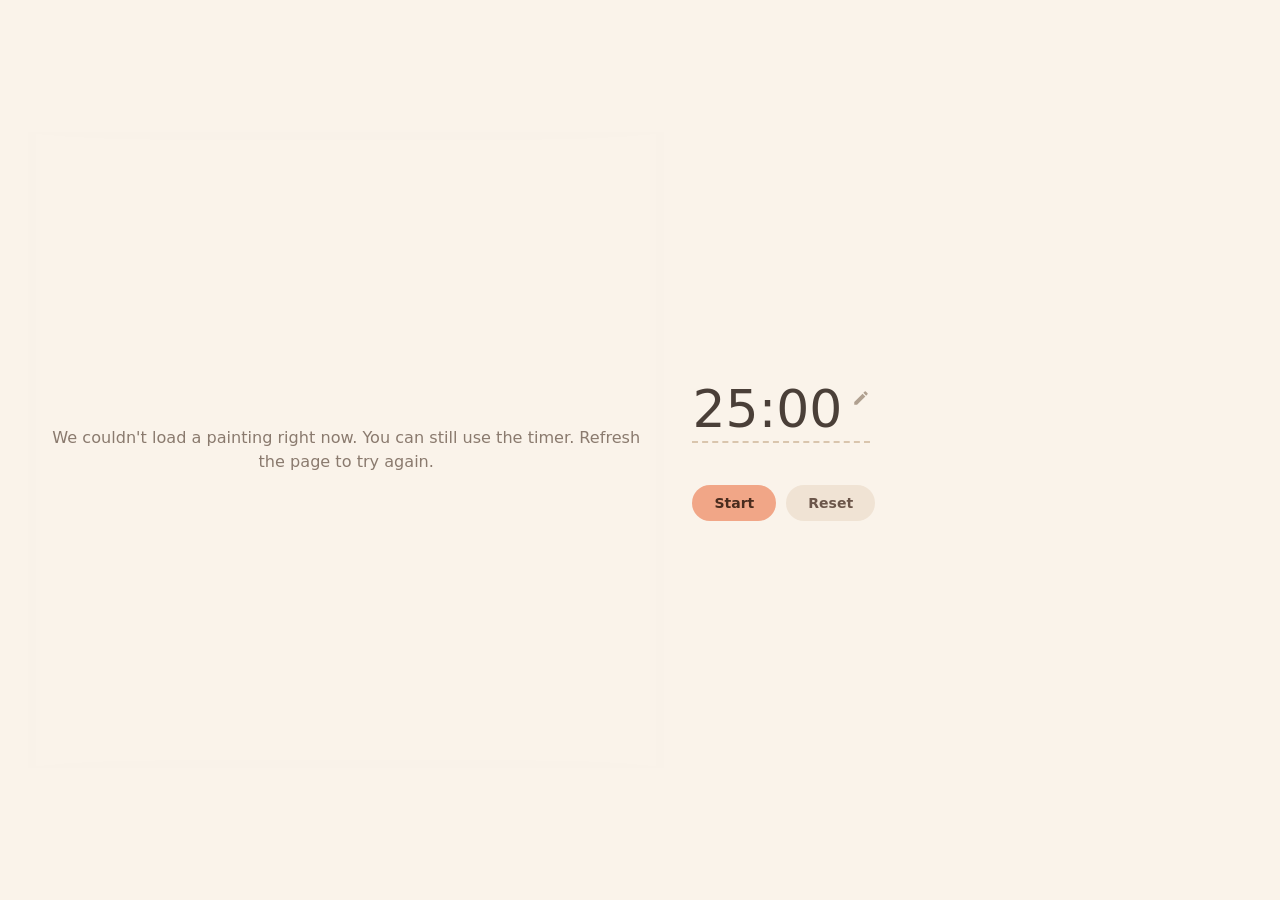
<file: index.html>
<!DOCTYPE html>
<html lang="en">
<head>
  <meta charset="UTF-8">
  <meta name="viewport" content="width=device-width, initial-scale=1.0">
  <title>Pomodoro Art</title>
  <link rel="stylesheet" href="style.css">
</head>
<body>
  <main class="screen">
    <div class="art">
      <div class="frame" aria-hidden="true"><img id="art-img" alt="" hidden></div>
      <p class="art-msg" id="art-msg" role="status"></p>
    </div>
    <div class="panel">
      <button class="timer-btn" id="timer-btn" type="button" aria-label="Edit timer length">
        <span class="timer">25:00</span>
        <svg class="pencil" viewBox="0 0 24 24" width="18" height="18" aria-hidden="true"><path d="M3 17.25V21h3.75L17.81 9.94l-3.75-3.75L3 17.25zM20.71 7.04a1 1 0 0 0 0-1.41l-2.34-2.34a1 1 0 0 0-1.41 0l-1.83 1.83 3.75 3.75 1.83-1.83z" fill="currentColor"/></svg>
      </button>
      <input class="timer-input" id="timer-input" type="text" inputmode="numeric" autocomplete="off" aria-label="Timer length, like 10:00" hidden>
      <p class="msg" id="msg" role="status"></p>
      <div class="btns">
        <button class="btn main" id="main-btn" type="button">Start</button>
        <button class="btn alt" id="reset-btn" type="button">Reset</button>
      </div>
    </div>
  </main>
  <script src="script.js"></script>
</body>
</html>
</file>
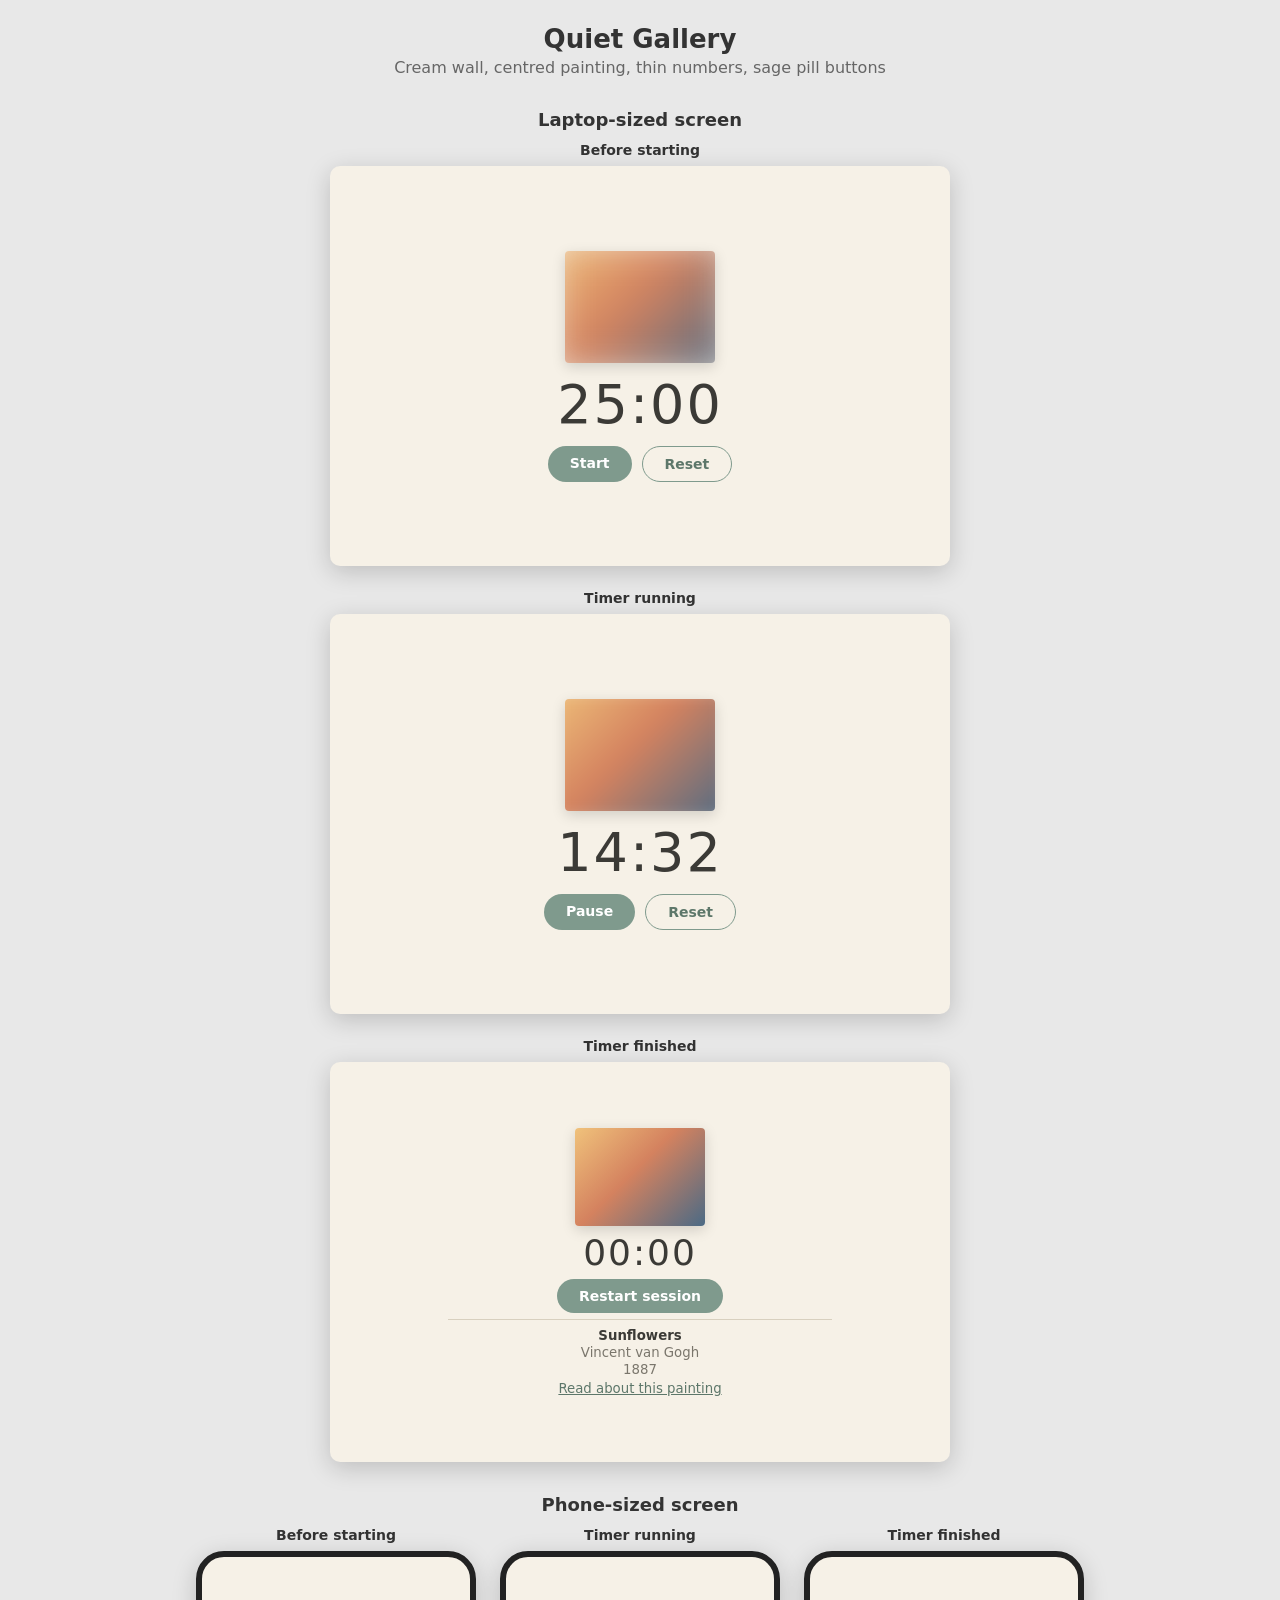
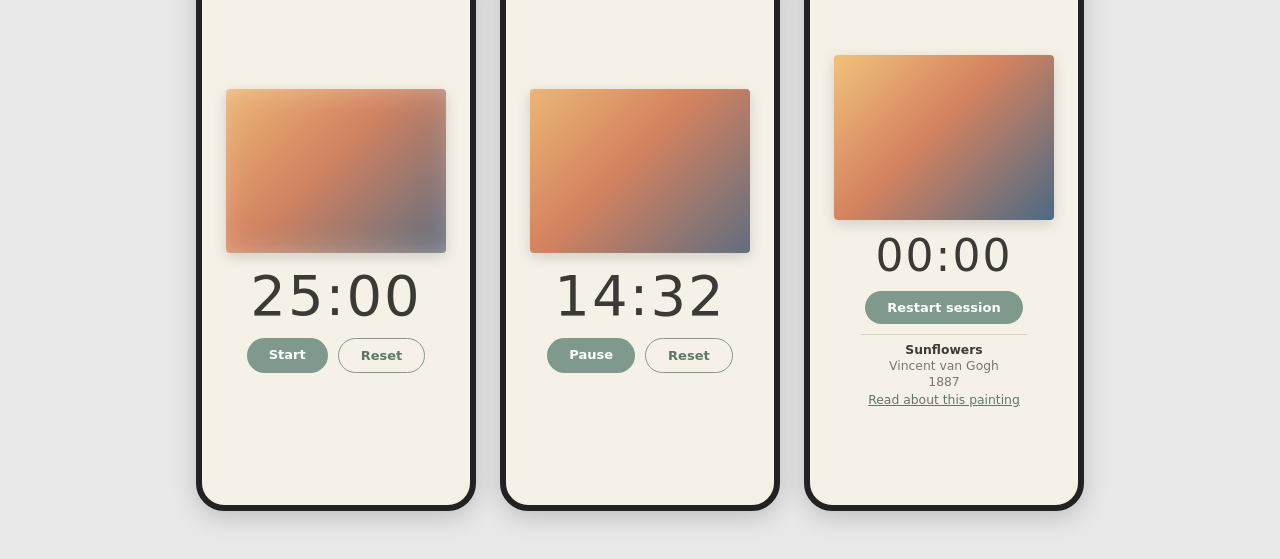
<file: mockups/1-quiet-gallery.html>
<!DOCTYPE html>
<html lang="en">
<head>
<meta charset="UTF-8">
<meta name="viewport" content="width=device-width, initial-scale=1.0">
<title>Mockup: Quiet Gallery</title>
<style>
* { box-sizing: border-box; }
body { margin: 0; padding: 24px 16px 48px; background: #e8e8e8; font-family: system-ui, -apple-system, "Segoe UI", Roboto, Arial, sans-serif; color: #333; }
header, h2 { text-align: center; }
h1 { margin: 0 0 4px; font-size: 26px; }
header p { margin: 0 0 8px; color: #666; }
h2 { margin: 32px 0 12px; font-size: 18px; }
.row { display: flex; flex-wrap: wrap; gap: 24px; justify-content: center; }
figure { margin: 0; }
figcaption { text-align: center; font-weight: 600; margin-bottom: 8px; font-size: 14px; }
.screen { position: relative; overflow: hidden; box-shadow: 0 6px 24px rgba(0,0,0,.18); font-family: system-ui, -apple-system, "Segoe UI", Roboto, Arial, sans-serif; }
.laptop { width: 620px; height: 400px; font-size: 14px; border-radius: 10px; }
.phone { width: 280px; height: 560px; font-size: 13px; border-radius: 28px; border: 6px solid #222; }
.art { overflow: hidden; }
.art i { display: block; width: 100%; height: 100%; background: linear-gradient(135deg, #f0c27b 0%, #d4825f 45%, #4b6a85 100%); }
.start .art i, .run .art i { filter: blur(16px); transform: scale(1.2); }
.run .art i { filter: blur(7px); }
.btn { display: inline-block; border-radius: 999px; font-weight: 600; }
.timer { font-variant-numeric: tabular-nums; }
.label a { color: inherit; }


.screen { background: #f6f1e7; color: #3b3a36; display: flex; flex-direction: column; align-items: center; justify-content: center; text-align: center; gap: 10px; }
.laptop .art { width: 150px; height: 112px; border-radius: 4px; box-shadow: 0 4px 14px rgba(0,0,0,.15); }
.phone .art { width: 82%; aspect-ratio: 4/3; border-radius: 4px; box-shadow: 0 4px 14px rgba(0,0,0,.15); }
.timer { font-weight: 200; letter-spacing: 2px; }
.laptop .timer { font-size: 54px; } .phone .timer { font-size: 56px; }
.btns { display: flex; gap: 10px; }
.btn { padding: 9px 22px; }
.btn.main { background: #7f9a8d; color: #fff; }
.btn.alt { border: 1.5px solid #7f9a8d; color: #5d776a; }
.label { display: flex; flex-direction: column; gap: 2px; padding-top: 8px; border-top: 1px solid #d8d0bf; width: 62%; font-size: .95em; }
.label span { color: #7a766c; }
.label a { color: #5d776a; margin-top: 2px; }
.laptop.done { gap: 6px; } .laptop.done .art { width: 130px; height: 98px; } .laptop.done .timer { font-size: 36px; }
.phone.done .timer { font-size: 44px; }

</style>
</head>
<body>
<header><h1>Quiet Gallery</h1><p>Cream wall, centred painting, thin numbers, sage pill buttons</p></header>
<h2>Laptop-sized screen</h2>
<div class="row">
<figure><figcaption>Before starting</figcaption>
<div class="screen laptop start">
<div class="art"><i></i></div>
<div class="timer">25:00</div>
<div class="btns"><span class="btn main">Start</span><span class="btn alt">Reset</span></div>

</div></figure>
<figure><figcaption>Timer running</figcaption>
<div class="screen laptop run">
<div class="art"><i></i></div>
<div class="timer">14:32</div>
<div class="btns"><span class="btn main">Pause</span><span class="btn alt">Reset</span></div>

</div></figure>
<figure><figcaption>Timer finished</figcaption>
<div class="screen laptop done">
<div class="art"><i></i></div>
<div class="timer">00:00</div>
<div class="btns"><span class="btn main">Restart session</span></div>
<div class="label"><strong>Sunflowers</strong><span>Vincent van Gogh</span><span>1887</span><a href="#">Read about this painting</a></div>
</div></figure>
</div>
<h2>Phone-sized screen</h2>
<div class="row">
<figure><figcaption>Before starting</figcaption>
<div class="screen phone start">
<div class="art"><i></i></div>
<div class="timer">25:00</div>
<div class="btns"><span class="btn main">Start</span><span class="btn alt">Reset</span></div>

</div></figure>
<figure><figcaption>Timer running</figcaption>
<div class="screen phone run">
<div class="art"><i></i></div>
<div class="timer">14:32</div>
<div class="btns"><span class="btn main">Pause</span><span class="btn alt">Reset</span></div>

</div></figure>
<figure><figcaption>Timer finished</figcaption>
<div class="screen phone done">
<div class="art"><i></i></div>
<div class="timer">00:00</div>
<div class="btns"><span class="btn main">Restart session</span></div>
<div class="label"><strong>Sunflowers</strong><span>Vincent van Gogh</span><span>1887</span><a href="#">Read about this painting</a></div>
</div></figure>
</div>
</body>
</html>
</file>
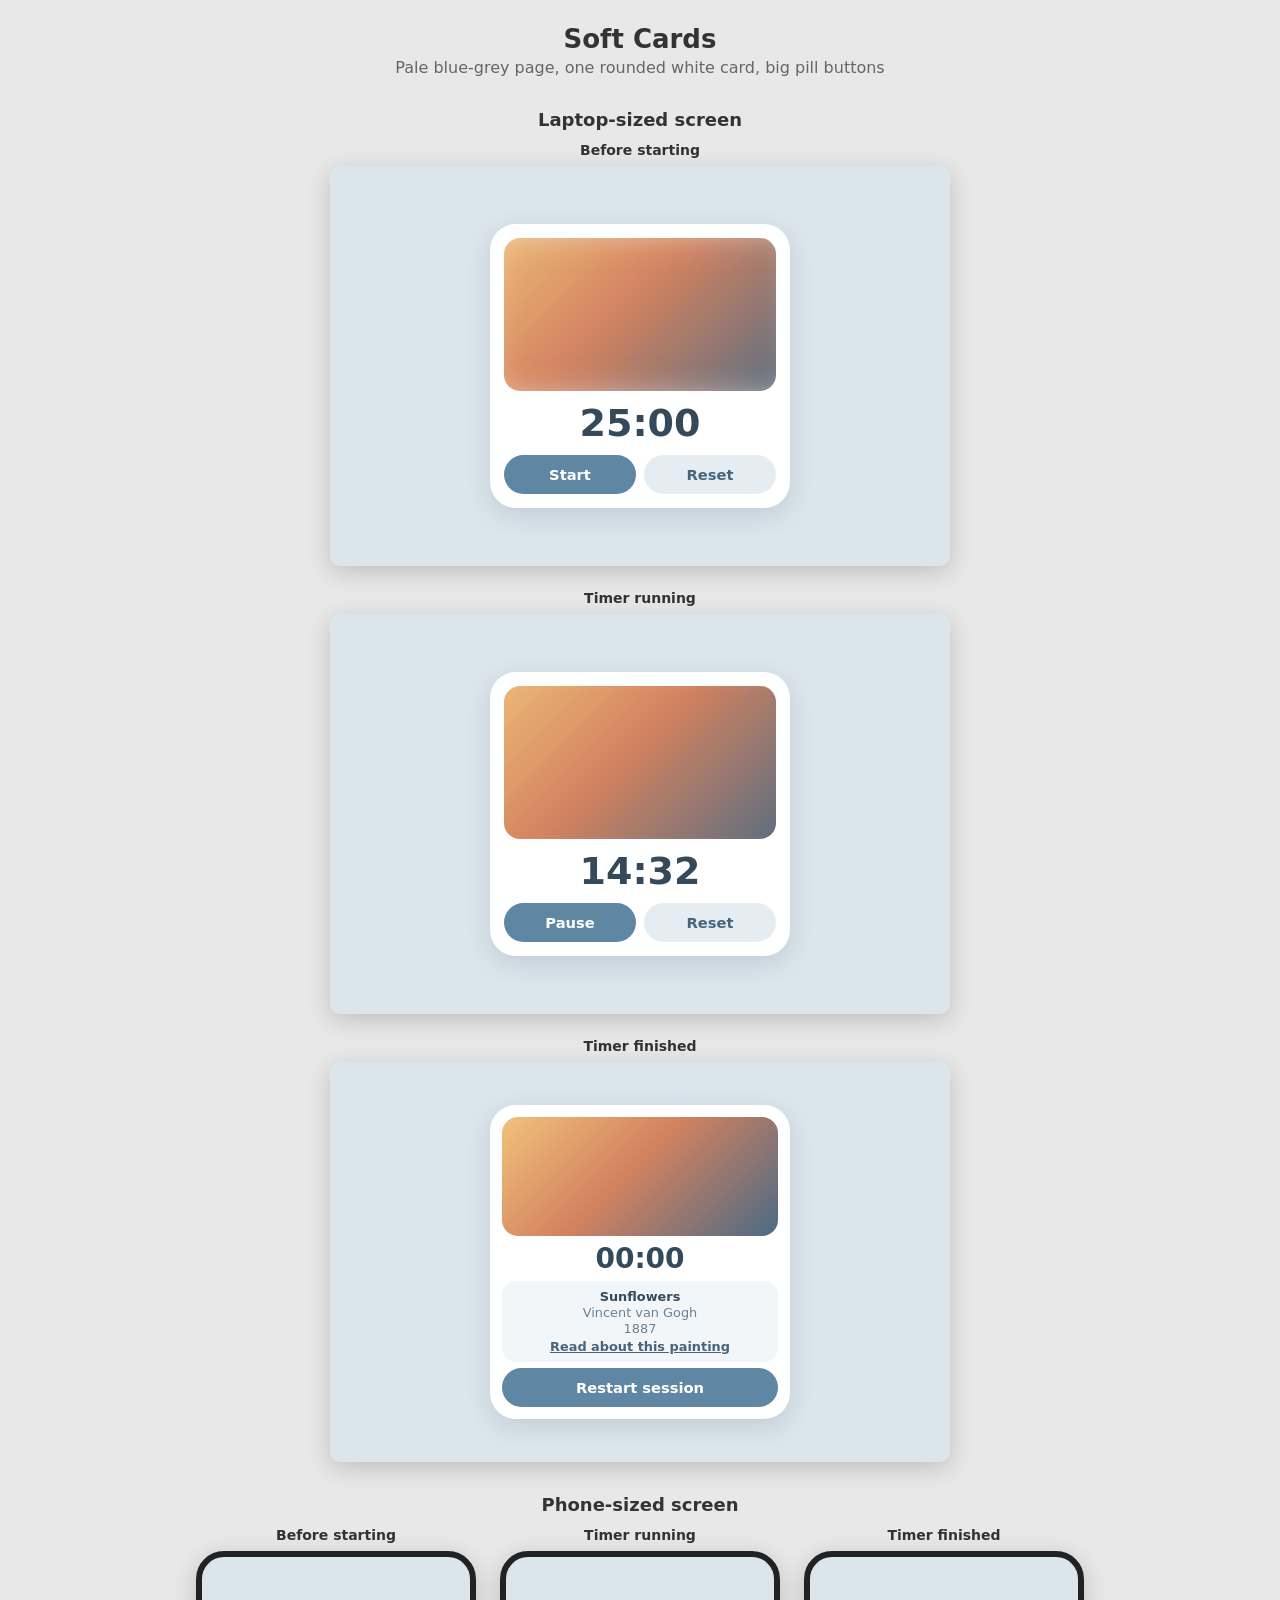
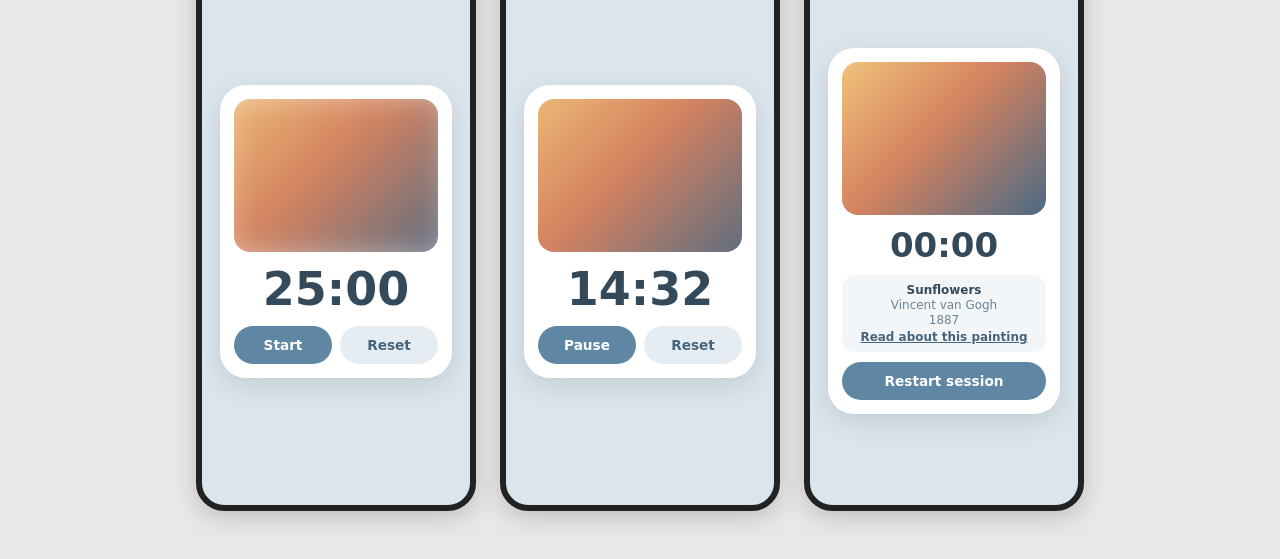
<file: mockups/2-soft-cards.html>
<!DOCTYPE html>
<html lang="en">
<head>
<meta charset="UTF-8">
<meta name="viewport" content="width=device-width, initial-scale=1.0">
<title>Mockup: Soft Cards</title>
<style>
* { box-sizing: border-box; }
body { margin: 0; padding: 24px 16px 48px; background: #e8e8e8; font-family: system-ui, -apple-system, "Segoe UI", Roboto, Arial, sans-serif; color: #333; }
header, h2 { text-align: center; }
h1 { margin: 0 0 4px; font-size: 26px; }
header p { margin: 0 0 8px; color: #666; }
h2 { margin: 32px 0 12px; font-size: 18px; }
.row { display: flex; flex-wrap: wrap; gap: 24px; justify-content: center; }
figure { margin: 0; }
figcaption { text-align: center; font-weight: 600; margin-bottom: 8px; font-size: 14px; }
.screen { position: relative; overflow: hidden; box-shadow: 0 6px 24px rgba(0,0,0,.18); font-family: system-ui, -apple-system, "Segoe UI", Roboto, Arial, sans-serif; }
.laptop { width: 620px; height: 400px; font-size: 14px; border-radius: 10px; }
.phone { width: 280px; height: 560px; font-size: 13px; border-radius: 28px; border: 6px solid #222; }
.art { overflow: hidden; }
.art i { display: block; width: 100%; height: 100%; background: linear-gradient(135deg, #f0c27b 0%, #d4825f 45%, #4b6a85 100%); }
.start .art i, .run .art i { filter: blur(16px); transform: scale(1.2); }
.run .art i { filter: blur(7px); }
.btn { display: inline-block; border-radius: 999px; font-weight: 600; }
.timer { font-variant-numeric: tabular-nums; }
.label a { color: inherit; }


.screen { background: #dbe5ec; display: flex; align-items: center; justify-content: center; }
.card { background: #fff; border-radius: 26px; padding: 14px; text-align: center; color: #34495a; box-shadow: 0 8px 24px rgba(52,73,90,.15); display: flex; flex-direction: column; gap: 10px; }
.laptop .card { width: 300px; } .phone .card { width: 232px; }
.card .art { width: 100%; aspect-ratio: 4/3; border-radius: 16px; }
.laptop .card .art { aspect-ratio: 16/9; }
.timer { font-weight: 700; }
.laptop .timer { font-size: 38px; } .phone .timer { font-size: 46px; }
.btns { display: flex; gap: 8px; }
.btn { flex: 1; padding: 11px 0; text-align: center; font-size: 1.05em; }
.btn.main { background: #5f86a3; color: #fff; }
.btn.alt { background: #e5edf3; color: #46647c; }
.label { display: flex; flex-direction: column; gap: 1px; background: #f2f6f9; border-radius: 14px; padding: 8px; font-size: .92em; }
.label span { color: #6d8294; } .label a { color: #46647c; font-weight: 600; margin-top: 2px; }
.laptop.done .card { gap: 6px; padding: 12px; } .laptop.done .card .art { aspect-ratio: 21/9; } .laptop.done .timer { font-size: 28px; }
.phone.done .timer { font-size: 34px; }

</style>
</head>
<body>
<header><h1>Soft Cards</h1><p>Pale blue-grey page, one rounded white card, big pill buttons</p></header>
<h2>Laptop-sized screen</h2>
<div class="row">
<figure><figcaption>Before starting</figcaption>
<div class="screen laptop start">
<div class="card">
<div class="art"><i></i></div>
<div class="timer">25:00</div>

<div class="btns"><span class="btn main">Start</span><span class="btn alt">Reset</span></div>
</div>
</div></figure>
<figure><figcaption>Timer running</figcaption>
<div class="screen laptop run">
<div class="card">
<div class="art"><i></i></div>
<div class="timer">14:32</div>

<div class="btns"><span class="btn main">Pause</span><span class="btn alt">Reset</span></div>
</div>
</div></figure>
<figure><figcaption>Timer finished</figcaption>
<div class="screen laptop done">
<div class="card">
<div class="art"><i></i></div>
<div class="timer">00:00</div>
<div class="label"><strong>Sunflowers</strong><span>Vincent van Gogh</span><span>1887</span><a href="#">Read about this painting</a></div>
<div class="btns"><span class="btn main">Restart session</span></div>
</div>
</div></figure>
</div>
<h2>Phone-sized screen</h2>
<div class="row">
<figure><figcaption>Before starting</figcaption>
<div class="screen phone start">
<div class="card">
<div class="art"><i></i></div>
<div class="timer">25:00</div>

<div class="btns"><span class="btn main">Start</span><span class="btn alt">Reset</span></div>
</div>
</div></figure>
<figure><figcaption>Timer running</figcaption>
<div class="screen phone run">
<div class="card">
<div class="art"><i></i></div>
<div class="timer">14:32</div>

<div class="btns"><span class="btn main">Pause</span><span class="btn alt">Reset</span></div>
</div>
</div></figure>
<figure><figcaption>Timer finished</figcaption>
<div class="screen phone done">
<div class="card">
<div class="art"><i></i></div>
<div class="timer">00:00</div>
<div class="label"><strong>Sunflowers</strong><span>Vincent van Gogh</span><span>1887</span><a href="#">Read about this painting</a></div>
<div class="btns"><span class="btn main">Restart session</span></div>
</div>
</div></figure>
</div>
</body>
</html>
</file>
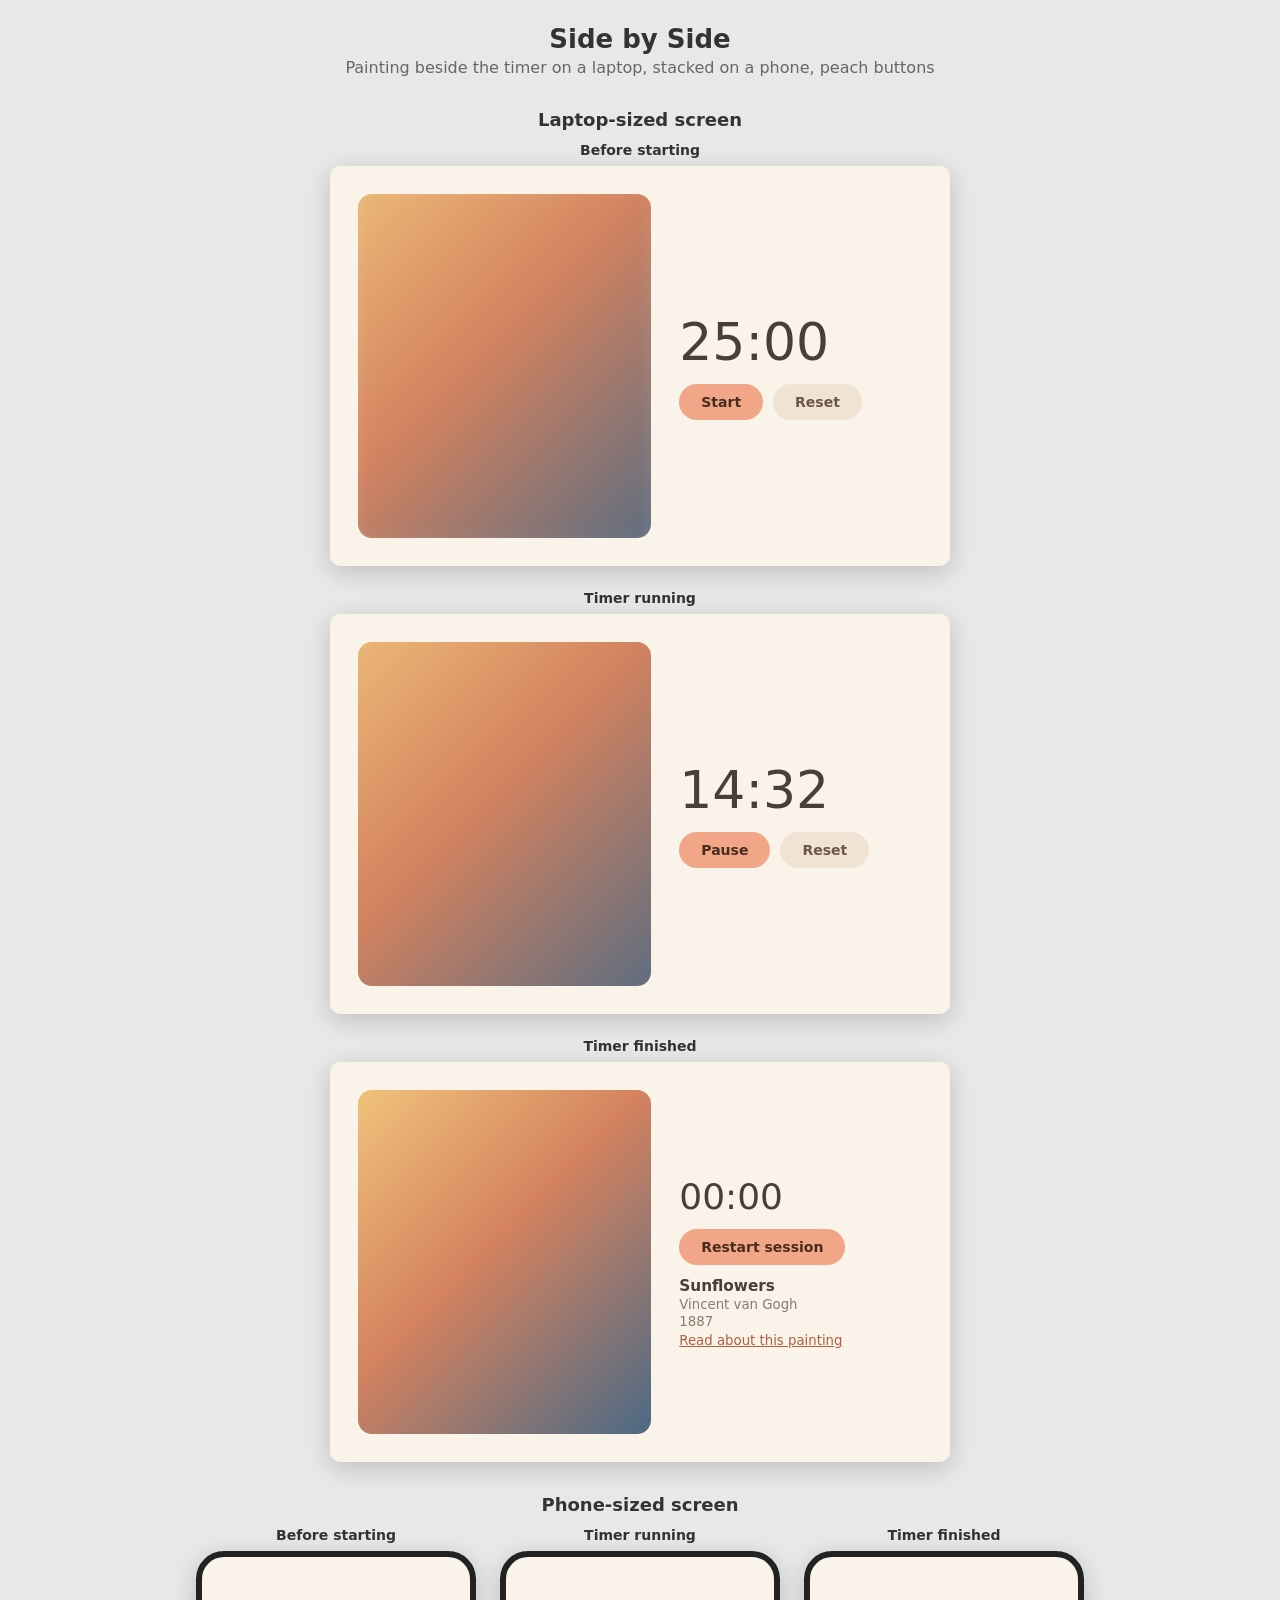
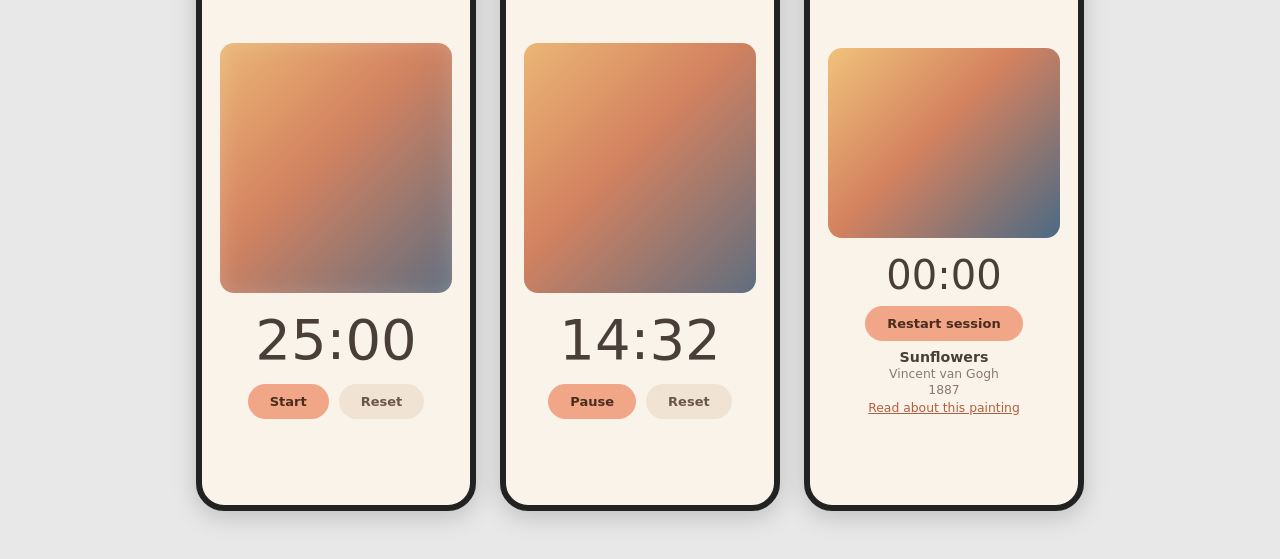
<file: mockups/3-side-by-side.html>
<!DOCTYPE html>
<html lang="en">
<head>
<meta charset="UTF-8">
<meta name="viewport" content="width=device-width, initial-scale=1.0">
<title>Mockup: Side by Side</title>
<style>
* { box-sizing: border-box; }
body { margin: 0; padding: 24px 16px 48px; background: #e8e8e8; font-family: system-ui, -apple-system, "Segoe UI", Roboto, Arial, sans-serif; color: #333; }
header, h2 { text-align: center; }
h1 { margin: 0 0 4px; font-size: 26px; }
header p { margin: 0 0 8px; color: #666; }
h2 { margin: 32px 0 12px; font-size: 18px; }
.row { display: flex; flex-wrap: wrap; gap: 24px; justify-content: center; }
figure { margin: 0; }
figcaption { text-align: center; font-weight: 600; margin-bottom: 8px; font-size: 14px; }
.screen { position: relative; overflow: hidden; box-shadow: 0 6px 24px rgba(0,0,0,.18); font-family: system-ui, -apple-system, "Segoe UI", Roboto, Arial, sans-serif; }
.laptop { width: 620px; height: 400px; font-size: 14px; border-radius: 10px; }
.phone { width: 280px; height: 560px; font-size: 13px; border-radius: 28px; border: 6px solid #222; }
.art { overflow: hidden; }
.art i { display: block; width: 100%; height: 100%; background: linear-gradient(135deg, #f0c27b 0%, #d4825f 45%, #4b6a85 100%); }
.start .art i, .run .art i { filter: blur(16px); transform: scale(1.2); }
.run .art i { filter: blur(7px); }
.btn { display: inline-block; border-radius: 999px; font-weight: 600; }
.timer { font-variant-numeric: tabular-nums; }
.label a { color: inherit; }


.screen { background: #faf3ea; color: #4a3f38; display: flex; align-items: center; justify-content: center; }
.laptop { flex-direction: row; gap: 28px; padding: 28px; }
.phone { flex-direction: column; gap: 14px; padding: 18px; }
.laptop .art { flex: 0 0 52%; height: 100%; border-radius: 14px; }
.phone .art { width: 100%; height: 250px; border-radius: 14px; flex: none; }
.panel { display: flex; flex-direction: column; justify-content: center; gap: 12px; }
.laptop .panel { flex: 1; align-items: flex-start; } .phone .panel { align-items: center; text-align: center; width: 100%; }
.timer { font-weight: 300; }
.laptop .timer { font-size: 52px; } .phone .timer { font-size: 56px; }
.btns { display: flex; gap: 10px; }
.btn { padding: 10px 22px; }
.btn.main { background: #f1a687; color: #4a2c1e; }
.btn.alt { background: #f0e3d4; color: #6b564a; }
.label { display: flex; flex-direction: column; gap: 2px; font-size: .95em; }
.label strong { font-size: 1.15em; } .label span { color: #8a7a6e; } .label a { color: #b25f3d; margin-top: 2px; }
.laptop.done .timer { font-size: 36px; } .phone.done .art { height: 190px; } .phone.done .timer { font-size: 40px; }
.phone.done .panel { gap: 8px; }

</style>
</head>
<body>
<header><h1>Side by Side</h1><p>Painting beside the timer on a laptop, stacked on a phone, peach buttons</p></header>
<h2>Laptop-sized screen</h2>
<div class="row">
<figure><figcaption>Before starting</figcaption>
<div class="screen laptop start">
<div class="art"><i></i></div>
<div class="panel">
<div class="timer">25:00</div>
<div class="btns"><span class="btn main">Start</span><span class="btn alt">Reset</span></div>

</div>
</div></figure>
<figure><figcaption>Timer running</figcaption>
<div class="screen laptop run">
<div class="art"><i></i></div>
<div class="panel">
<div class="timer">14:32</div>
<div class="btns"><span class="btn main">Pause</span><span class="btn alt">Reset</span></div>

</div>
</div></figure>
<figure><figcaption>Timer finished</figcaption>
<div class="screen laptop done">
<div class="art"><i></i></div>
<div class="panel">
<div class="timer">00:00</div>
<div class="btns"><span class="btn main">Restart session</span></div>
<div class="label"><strong>Sunflowers</strong><span>Vincent van Gogh</span><span>1887</span><a href="#">Read about this painting</a></div>
</div>
</div></figure>
</div>
<h2>Phone-sized screen</h2>
<div class="row">
<figure><figcaption>Before starting</figcaption>
<div class="screen phone start">
<div class="art"><i></i></div>
<div class="panel">
<div class="timer">25:00</div>
<div class="btns"><span class="btn main">Start</span><span class="btn alt">Reset</span></div>

</div>
</div></figure>
<figure><figcaption>Timer running</figcaption>
<div class="screen phone run">
<div class="art"><i></i></div>
<div class="panel">
<div class="timer">14:32</div>
<div class="btns"><span class="btn main">Pause</span><span class="btn alt">Reset</span></div>

</div>
</div></figure>
<figure><figcaption>Timer finished</figcaption>
<div class="screen phone done">
<div class="art"><i></i></div>
<div class="panel">
<div class="timer">00:00</div>
<div class="btns"><span class="btn main">Restart session</span></div>
<div class="label"><strong>Sunflowers</strong><span>Vincent van Gogh</span><span>1887</span><a href="#">Read about this painting</a></div>
</div>
</div></figure>
</div>
</body>
</html>
</file>
<file: style.css>
* { box-sizing: border-box; }

body {
  margin: 0;
  background: #faf3ea;
  color: #4a3f38;
  font-family: system-ui, -apple-system, "Segoe UI", Roboto, Arial, sans-serif;
  font-size: 14px;
}

.screen {
  height: 100vh;
  height: 100dvh;
  display: flex;
  flex-direction: row;
  align-items: center;
  justify-content: center;
  gap: 28px;
  padding: 28px;
}

.art {
  flex: 0 0 52%;
  align-self: stretch;
  min-height: 0;
  container-type: size;
  display: flex;
  align-items: center;
  justify-content: center;
  overflow: hidden;
}

.art { position: relative; }

.art-msg {
  position: absolute;
  inset: 0;
  display: flex;
  align-items: center;
  justify-content: center;
  margin: 0;
  padding: 16px;
  text-align: center;
  color: #8a7a6e;
}

.art-msg:empty { display: none; }
.art-msg.calm { font-size: 1.15em; line-height: 1.5; }

/* A box the same shape as the painting, as big as fits in the artwork area. The blur is clipped to it. */
.frame {
  container-type: size;
  width: min(100cqw, calc(100cqh * var(--ratio, 1)));
  height: min(100cqh, calc(100cqw / var(--ratio, 1)));
  overflow: hidden;
}

/* --left is the share of time left (1 at the start, 0 at 00:00). Blur and zoom shrink with it. */
.frame img {
  display: block;
  width: 100%;
  height: 100%;
  object-fit: contain;
  filter: blur(calc(var(--left, 1) * 12cqmin));
  transform: scale(calc(1 + 0.48 * var(--left, 1)));
}

.panel {
  flex: 1;
  display: flex;
  flex-direction: column;
  justify-content: center;
  align-items: flex-start;
  gap: 12px;
}

.timer {
  font-size: 52px;
  font-weight: 300;
  font-variant-numeric: tabular-nums;
}

.timer-btn {
  display: inline-flex;
  align-items: flex-start;
  gap: 10px;
  padding: 0 0 2px;
  border: 0;
  border-bottom: 2px dashed #d9c5ad;
  background: none;
  color: inherit;
  font: inherit;
  cursor: pointer;
}

.timer-btn[hidden] { display: none; }
.timer-btn .pencil { margin-top: 10px; color: #b0a090; }
.timer-btn:focus-visible { outline: 2px solid #f1a687; outline-offset: 4px; }
.timer-btn:disabled { border-bottom-color: transparent; cursor: default; }
.timer-btn:disabled .pencil { visibility: hidden; }

.timer-input {
  width: 6.4ch;
  border: 2px dashed #f1a687;
  border-radius: 14px;
  background: #fffaf3;
  padding: 0 8px;
  font: inherit;
  font-size: 52px;
  font-weight: 300;
  font-variant-numeric: tabular-nums;
  color: #4a3f38;
}

.timer-input:focus-visible { outline: none; }

.msg {
  margin: 0;
  min-height: 1.3em;
  color: #b25f3d;
}

.btns {
  display: flex;
  gap: 10px;
}

.btn {
  border: 0;
  border-radius: 999px;
  padding: 10px 22px;
  font: inherit;
  font-weight: 600;
}

.btn.main { background: #f1a687; color: #4a2c1e; }
.btn.alt { background: #f0e3d4; color: #6b564a; }

.label {
  display: flex;
  flex-direction: column;
  gap: 2px;
  font-size: .95em;
}

.label { overflow-wrap: anywhere; }
.label strong { font-size: 1.15em; }
.label span { color: #8a7a6e; }
.label a { color: #b25f3d; margin-top: 2px; }

.screen.done .timer { font-size: 36px; }

/* Phone-sized screens: painting on top, timer below */
@media (max-width: 700px) {
  body { font-size: 13px; }

  .screen {
    height: auto;
    min-height: 100vh;
    flex-direction: column;
    justify-content: center;
    gap: 14px;
    padding: 18px;
  }

  .art {
    flex: none;
    align-self: auto;
    width: 100%;
    height: 250px;
  }

  .panel {
    flex: none;
    width: 100%;
    align-items: center;
    text-align: center;
  }

  .timer { font-size: 56px; }
  .timer-input { font-size: 56px; text-align: center; }

  .screen.done .art { height: 190px; }
  .screen.done .panel { gap: 8px; }
  .screen.done .timer { font-size: 40px; }
}
</file>
